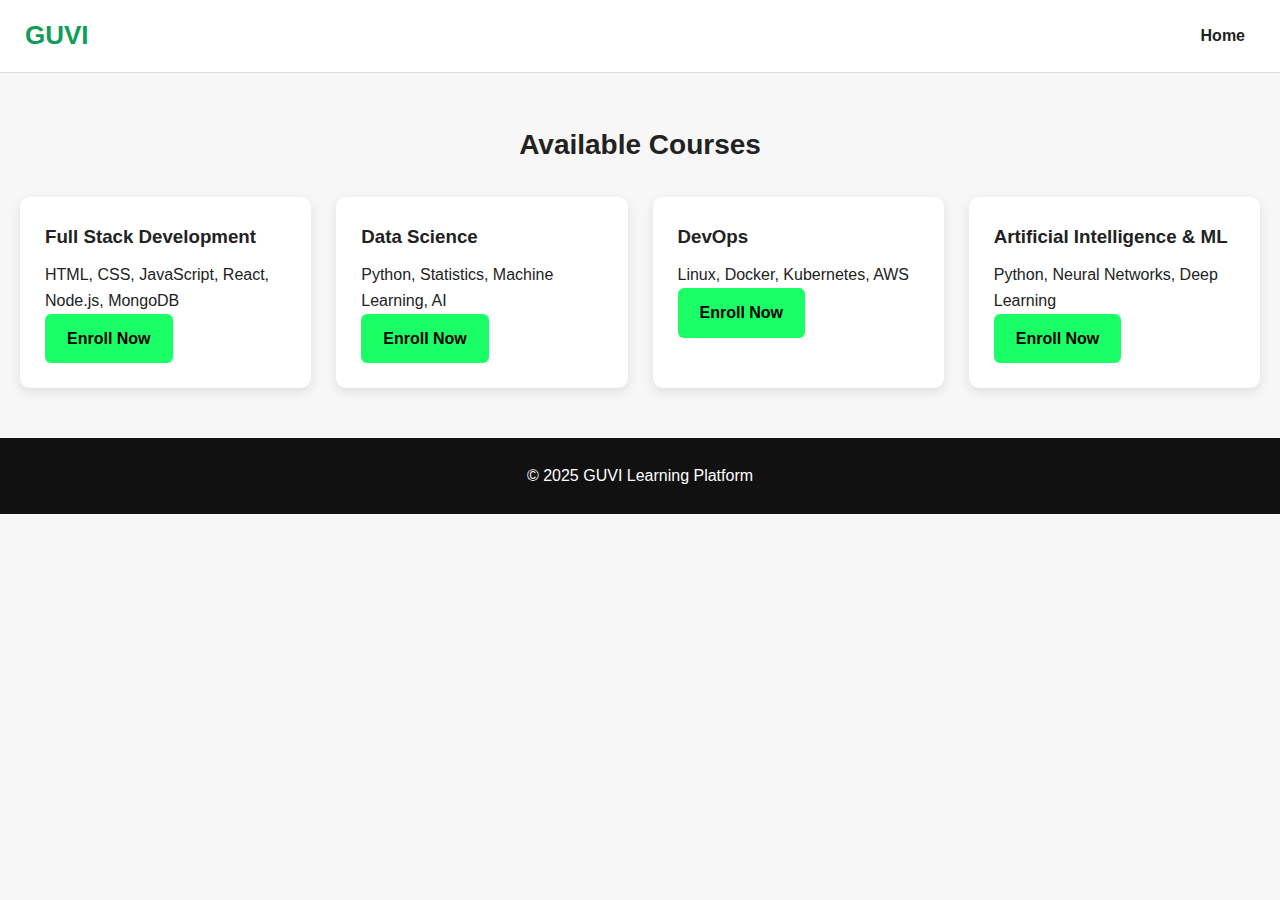
<file: courses.html>
<!DOCTYPE html>
<html lang="en">
<head>
    <meta charset="UTF-8">
    <meta name="viewport" content="width=device-width, initial-scale=1.0">
    <title>Courses | GUVI</title>
    <link rel="stylesheet" href="style.css">
</head>

<body>

<!-- ================= NAVBAR ================= -->
<nav class="navbar">
    <div class="logo">GUVI</div>

    <div class="navbar-right">
        <a href="index.html" class="nav-login">Home</a>
    </div>
</nav>

<!-- ================= COURSES SECTION ================= -->
<section class="courses-section">

    <h2 class="section-title">
        Available Courses
    </h2>

    <div class="courses-grid">

        <!-- FULL STACK DEVELOPMENT -->
        <div class="course-card">
            <h3>Full Stack Development</h3>
            <p>
                HTML, CSS, JavaScript, React, Node.js, MongoDB
            </p>

            <a 
                href="https://www.guvi.in/zen-class/java-full-stack-development-course/?"
                target="_blank"
                class="cta-button"
            >
                Enroll Now
            </a>
        </div>

        <!-- DATA SCIENCE -->
        <div class="course-card">
            <h3>Data Science</h3>
            <p>
                Python, Statistics, Machine Learning, AI
            </p>

            <a 
                href="https://www.guvi.in/zen-class/data-science-course/?"
                target="_blank"
                class="cta-button"
            >
                Enroll Now
            </a>
        </div>

        <!-- DEVOPS -->
        <div class="course-card">
            <h3>DevOps</h3>
            <p>
                Linux, Docker, Kubernetes, AWS
            </p>

            <a 
                href="https://www.guvi.in/zen-class/devops-course/?"
                target="_blank"
                class="cta-button"
            >
                Enroll Now
            </a>
        </div>

        <!-- AI & ML -->
        <div class="course-card">
            <h3>Artificial Intelligence & ML</h3>
            <p>
                Python, Neural Networks, Deep Learning
            </p>

            <a 
                href="https://www.guvi.in/mlp/artificial-intelligence-and-machine-learning?"
                target="_blank"
                class="cta-button"
            >
                Enroll Now
            </a>
        </div>

    </div>

</section>

<!-- ================= FOOTER ================= -->
<footer class="footer">
    <p>© 2025 GUVI Learning Platform</p>
</footer>

</body>
</html>
</file>
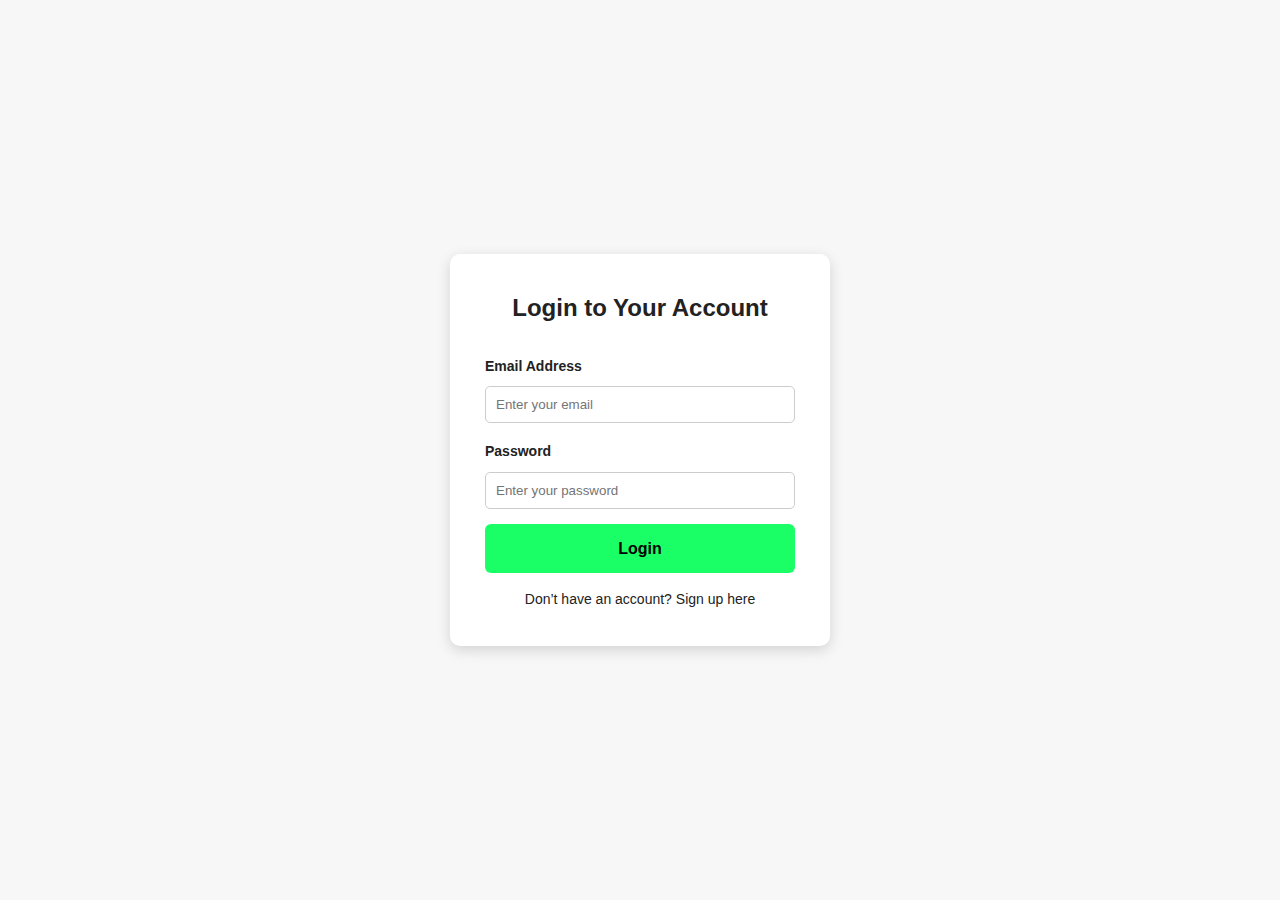
<file: login.html>
<!DOCTYPE html>
<html lang="en">
<head>
    <meta charset="UTF-8">
    <meta name="viewport" content="width=device-width, initial-scale=1.0">
    <title>Login | GUVI</title>
 <link rel="stylesheet" href="style.css">
</head>

<body>

<section class="form-page">

    <div class="form-container">

        <h2 class="form-title">Login to Your Account</h2>

        <form>

            <label>Email Address</label>
            <input type="email" placeholder="Enter your email">

            <label>Password</label>
            <input type="password" placeholder="Enter your password">

            <a href="courses.html" class="cta-button full-width">
                Login
            </a>

            <p class="form-text">
                Don’t have an account?
                <a href="signup.html">Sign up here</a>
            </p>

        </form>

    </div>

</section>

</body>
</html>
</file>
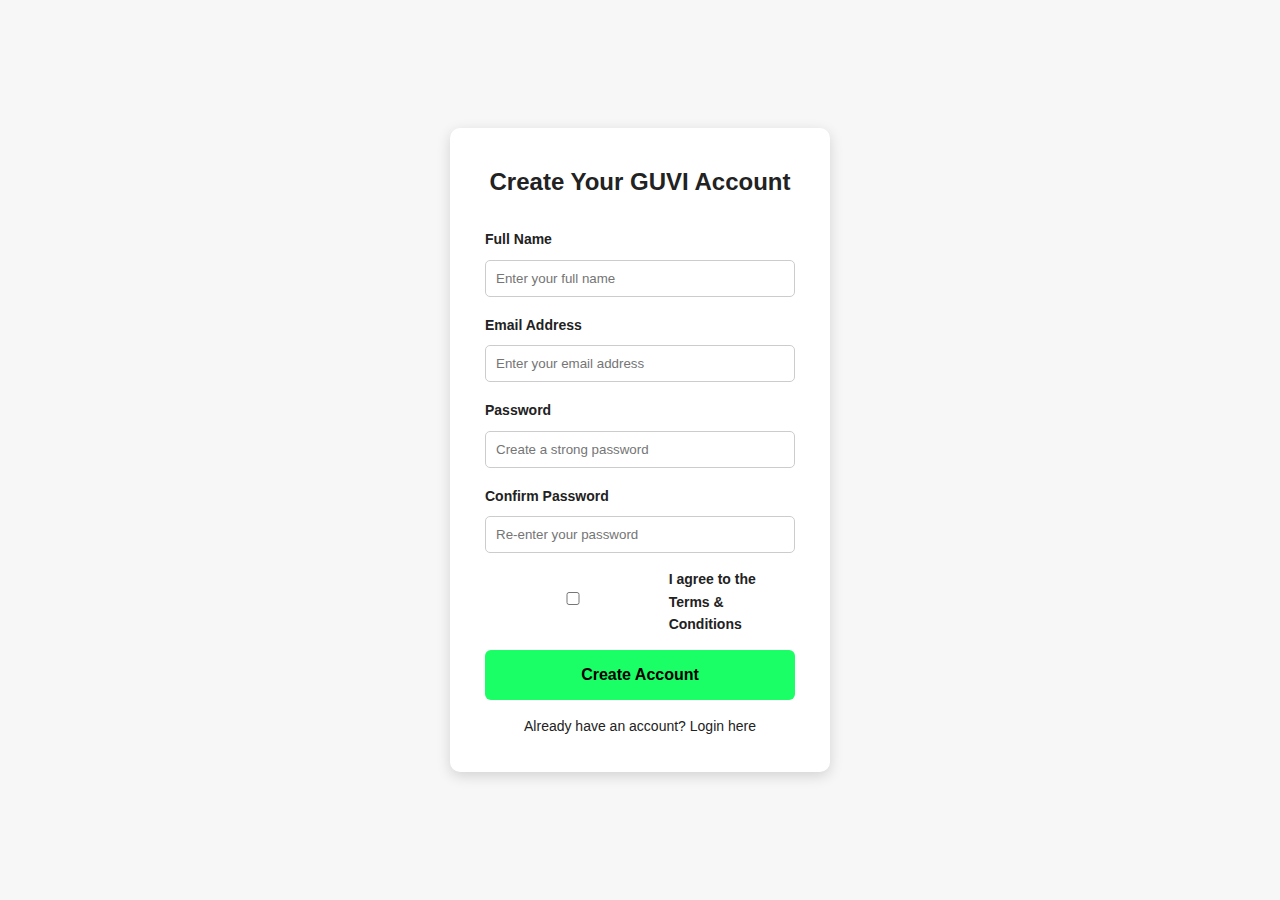
<file: signup.html>
<!DOCTYPE html>
<html lang="en">
<head>
    <!-- ================= BASIC META INFORMATION ================= -->
    <meta charset="UTF-8">
    <meta name="viewport" content="width=device-width, initial-scale=1.0">

    <!-- ================= PAGE TITLE ================= -->
    <title>Sign Up | GUVI Learning Platform</title>

    <!-- ================= LINK TO COMMON STYLES ================= -->
    <link rel="stylesheet" href="style.css">
</head>

<body>

<!-- ================= SIGNUP PAGE MAIN CONTAINER ================= -->
<section class="form-page">

    <!-- ================= SIGNUP FORM CARD ================= -->
    <div class="form-container">

        <!-- ================= FORM HEADING ================= -->
        <h2 class="form-title">
            Create Your GUVI Account
        </h2>

        <!-- ================= SIGNUP FORM ================= -->
        <form>

            <!-- ================= NAME FIELD ================= -->
            <label for="name">
                Full Name
            </label>
            <input 
                type="text" 
                id="name" 
                placeholder="Enter your full name"
                required
            >

            <!-- ================= EMAIL FIELD ================= -->
            <label for="email">
                Email Address
            </label>
            <input 
                type="email" 
                id="email" 
                placeholder="Enter your email address"
                required
            >

            <!-- ================= PASSWORD FIELD ================= -->
            <label for="password">
                Password
            </label>
            <input 
                type="password" 
                id="password" 
                placeholder="Create a strong password"
                required
            >

            <!-- ================= CONFIRM PASSWORD FIELD ================= -->
            <label for="confirm-password">
                Confirm Password
            </label>
            <input 
                type="password" 
                id="confirm-password" 
                placeholder="Re-enter your password"
                required
            >

            <!-- ================= TERMS & CONDITIONS ================= -->
            <div class="terms">
                <input type="checkbox" id="terms">
                <label for="terms">
                    I agree to the Terms & Conditions
                </label>
            </div>

            <!-- ================= SIGNUP BUTTON ================= -->
            <!-- Navigation-based interaction (HTML only) -->
            <a href="index.html" class="cta-button full-width">
    Create Account
</a>


            <!-- ================= LOGIN REDIRECT ================= -->
            <p class="form-text">
                Already have an account?
                <a href="login.html">Login here</a>
            </p>

        </form>

    </div>

</section>

</body>
</html>
</file>
<file: style.css>
/* =====================================================
   GLOBAL RESET & BASE STYLES
   ===================================================== */
* {
    margin: 0;
    padding: 0;
    box-sizing: border-box;
}

/* Base font & body styling */
body {
    font-family: Arial, Helvetica, sans-serif;
    background-color: #f7f7f7;
    color: #222;
    line-height: 1.6;
}

/* Remove underline from all links */
a {
    text-decoration: none;
    color: inherit;
}

/* =====================================================
   TOP PROMOTIONAL BANNER
   ===================================================== */
.top-banner {
    background-color: #0b5f2a;
    color: white;
    padding: 12px 20px;
    text-align: center;
}

.banner-content {
    display: flex;
    justify-content: center;
    align-items: center;
    flex-wrap: wrap;
    gap: 15px;
}

.banner-button {
    background-color: #1aff65;
    color: black;
    padding: 8px 16px;
    border-radius: 5px;
    font-weight: bold;
}

/* =====================================================
   NAVBAR STYLES
   ===================================================== */
.navbar {
    background-color: white;
    display: flex;
    justify-content: space-between;
    align-items: center;
    padding: 15px 25px;
    border-bottom: 1px solid #ddd;
}

/* Logo */
.logo {
    font-size: 26px;
    font-weight: bold;
    color: #0f9d58;
}

/* Center navigation links */
.nav-links {
    list-style: none;
    display: flex;
    gap: 25px;
}

.nav-links li a {
    font-weight: 500;
    color: #333;
}

/* Right-side auth buttons */
.nav-login {
    margin-right: 10px;
    font-weight: bold;
}

.nav-signup {
    background-color: #0f9d58;
    color: white;
    padding: 8px 16px;
    border-radius: 5px;
}

/* =====================================================
   HERO SECTION
   ===================================================== */
.hero-section {
    background: linear-gradient(120deg, #000000, #3a005f);
    color: white;
    padding: 80px 20px;
}

.hero-content {
    max-width: 600px;
}

.hero-heading {
    font-size: 36px;
    margin-bottom: 15px;
}

.hero-subtext {
    font-size: 18px;
    margin-bottom: 20px;
}

/* Tags */
.hero-tags {
    display: flex;
    flex-wrap: wrap;
    gap: 10px;
    margin-bottom: 25px;
}

.tag {
    border: 1px solid #aaa;
    padding: 6px 14px;
    border-radius: 20px;
    font-size: 14px;
}

/* CTA Button */
.cta-button {
    background-color: #1aff65;
    color: black;
    padding: 12px 22px;
    border-radius: 6px;
    font-weight: bold;
    display: inline-block;
}

/* =====================================================
   PARTNERS / ACCREDITATION SECTION
   ===================================================== */
.partners-section {
    padding: 50px 20px;
    background-color: white;
}

.section-title {
    text-align: center;
    font-size: 28px;
    margin-bottom: 30px;
}

.partners-container {
    display: flex;
    justify-content: center;
    flex-wrap: wrap;
    gap: 25px;
}

.partner-card {
    background-color: #f1f1f1;
    padding: 25px 40px;
    border-radius: 8px;
    font-weight: bold;
}

/* =====================================================
   COURSES PAGE
   ===================================================== */
.courses-section {
    padding: 50px 20px;
}

.courses-grid {
    display: grid;
    grid-template-columns: repeat(auto-fit, minmax(260px, 1fr));
    gap: 25px;
    margin-top: 30px;
}

.course-card {
    background-color: white;
    padding: 25px;
    border-radius: 10px;
    box-shadow: 0 4px 12px rgba(0,0,0,0.1);
}

.course-card h3 {
    margin-bottom: 10px;
}

/* =====================================================
   LOGIN & SIGNUP FORM STYLES
   ===================================================== */
.form-page {
    min-height: 100vh;
    display: flex;
    justify-content: center;
    align-items: center;
}

.form-container {
    background-color: white;
    padding: 35px;
    width: 100%;
    max-width: 380px;
    border-radius: 10px;
    box-shadow: 0 4px 14px rgba(0,0,0,0.15);
}

.form-title {
    text-align: center;
    margin-bottom: 25px;
}

/* Form fields */
form label {
    font-size: 14px;
    font-weight: bold;
}

form input {
    width: 100%;
    padding: 10px;
    margin: 8px 0 15px 0;
    border-radius: 5px;
    border: 1px solid #ccc;
}

/* Full width buttons */
.full-width {
    width: 100%;
    text-align: center;
}

/* Form text */
.form-text {
    margin-top: 15px;
    text-align: center;
    font-size: 14px;
}

/* Terms checkbox */
.terms {
    display: flex;
    align-items: center;
    gap: 8px;
    margin-bottom: 15px;
}

/* =====================================================
   FOOTER
   ===================================================== */
.footer {
    background-color: #111;
    color: white;
    padding: 25px 20px;
    text-align: center;
}

.footer-links {
    margin-top: 10px;
}

.footer-links a {
    margin: 0 10px;
    font-size: 14px;
}

/* =====================================================
   MOBILE RESPONSIVE DESIGN
   ===================================================== */
@media (max-width: 768px) {

    /* Hide navbar links on mobile */
    .nav-links {
        display: none;
    }

    .hero-heading {
        font-size: 26px;
    }

    .hero-content {
        text-align: center;
    }

    .hero-tags {
        justify-content: center;
    }

    .navbar {
        flex-wrap: wrap;
        gap: 10px;
    }
}
</file>
